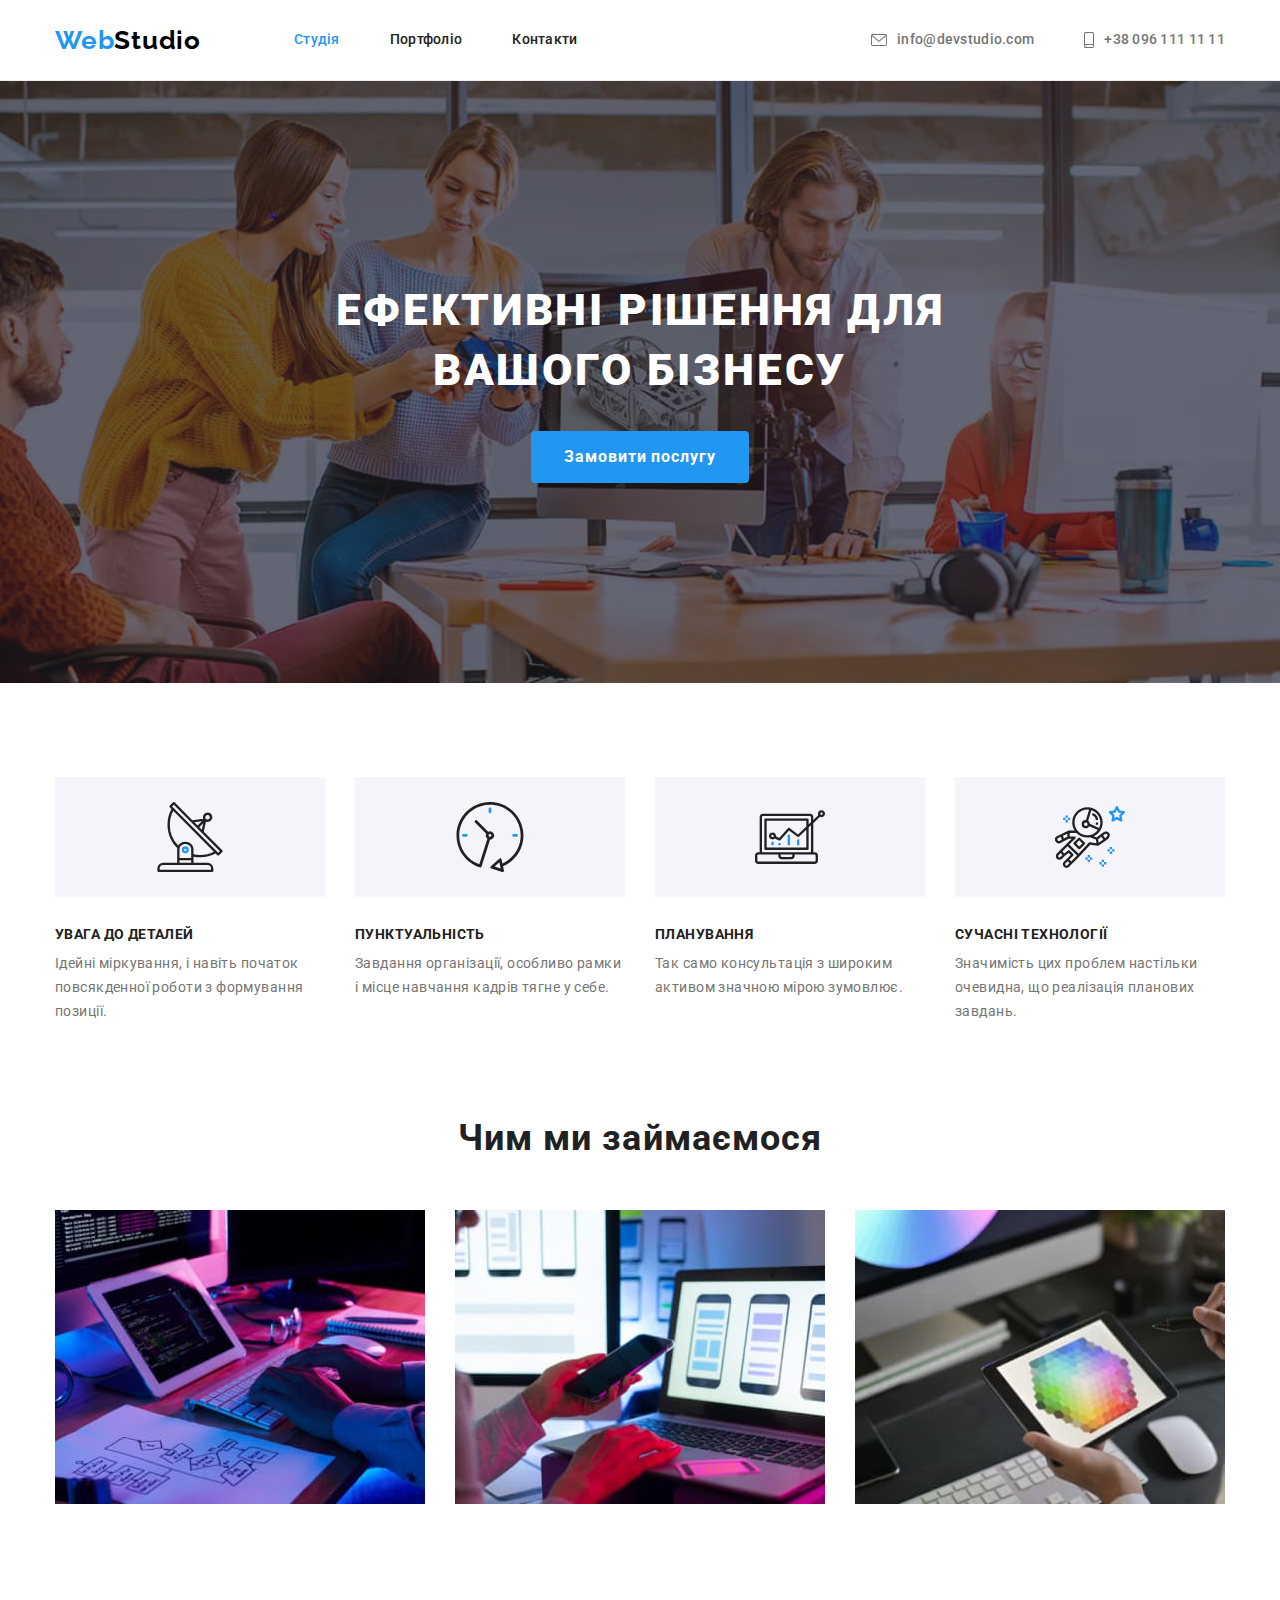
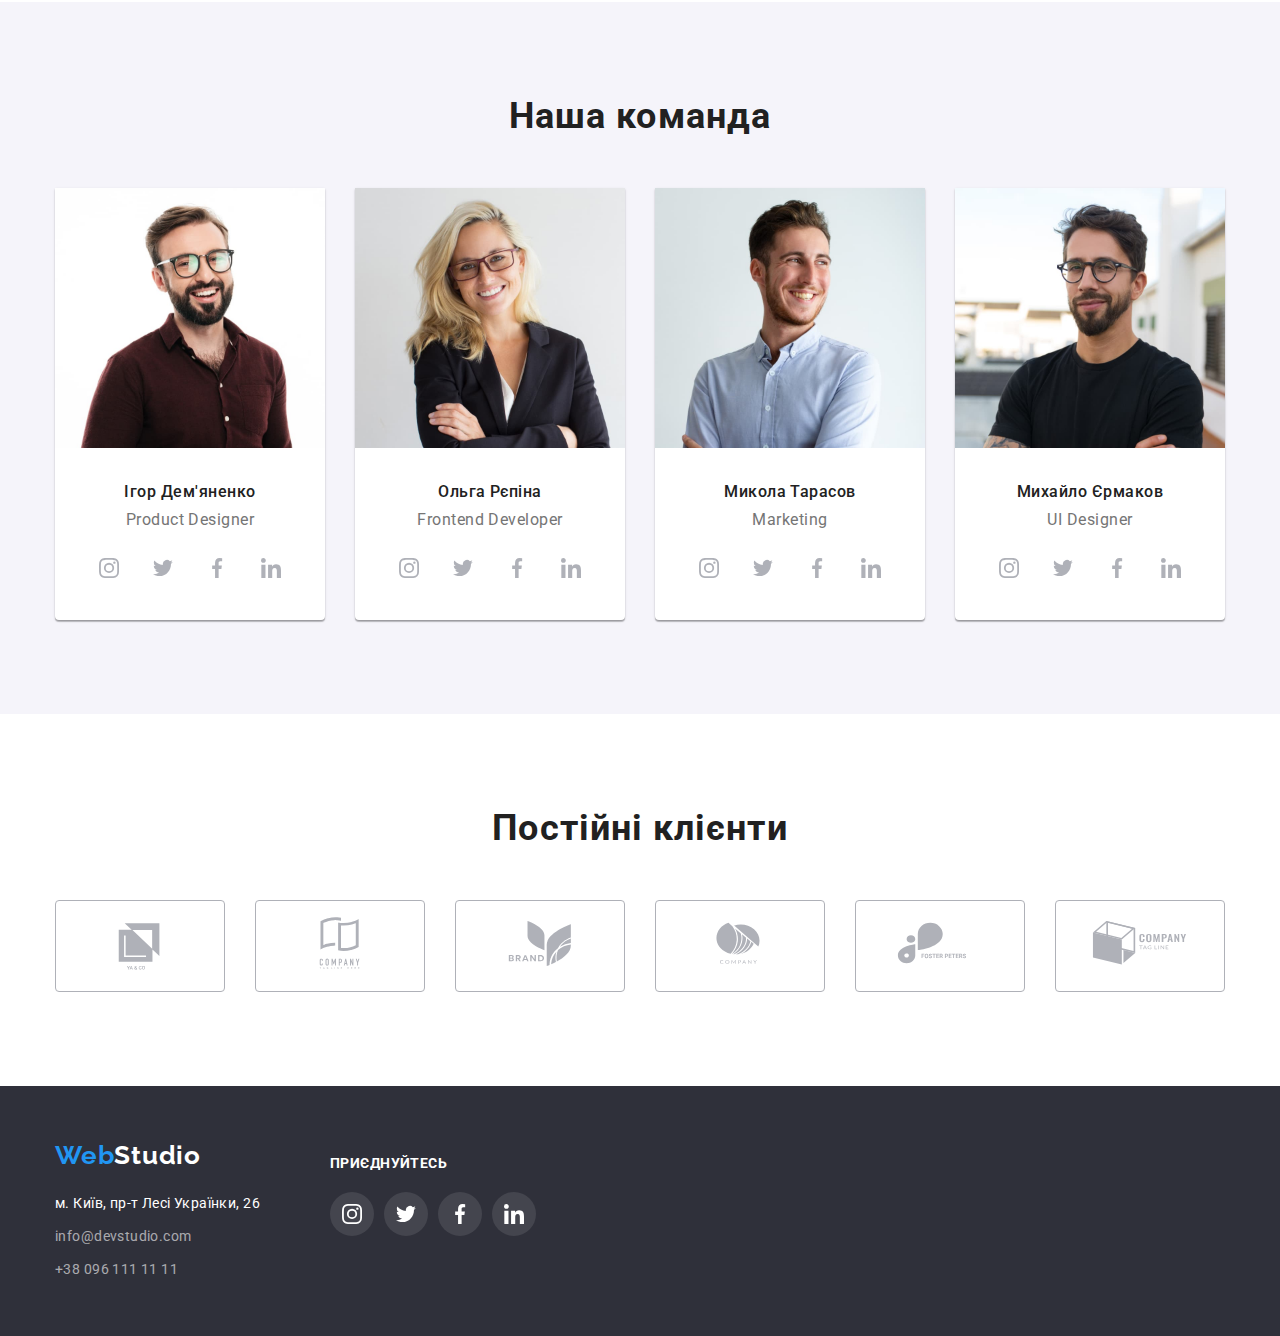
<file: index.html>
<!DOCTYPE html>
<html lang="en">

<head>
  <meta charset="UTF-8">
  <meta http-equiv="X-UA-Compatible" content="IE=edge">
  <meta name="viewport" content="width=device-width, initial-scale=1.0">
  <link rel="preconnect" href="https://fonts.googleapis.com">
  <link rel="preconnect" href="https://fonts.gstatic.com" crossorigin>
  <link href="https://fonts.googleapis.com/css2?family=Raleway:wght@700&family=Roboto:wght@400;500;700;900&display=swap"
    rel="stylesheet">
  <link rel="stylesheet" href="https://cdnjs.cloudflare.com/ajax/libs/modern-normalize/1.1.0/modern-normalize.min.css">
  <link rel="stylesheet" href="css/styles.css">
  <title>Document</title>
  <style>
  </style>
</head>

<body>
  <header class="top">
    <div class="container div-flex">
      <a href="./index.html" class="logo-beginning">Web<span class="logo-continuation">Studio</span></a>
      <nav>
        <ul class="list head-flex">
          <li class="item"><a href="./index.html" class="link current">Студія</a></li>
          <li class="item"><a href="./portfolio.html" class="link">Портфоліо</a></li>
          <li class="item"><a href="" class="link">Контакти</a></li>
        </ul>
      </nav>
      <ul class="list contacts-flex">
        <li class="item"><a href="mailto:info@devstudio.com" class="head-contacts"><svg width="16" height="12"
              class="icon-envelope">
              <use href="./images/icon.svg#icon-envelope"></use>
            </svg>info@devstudio.com</a></li>
        <li class="item">
          <a href="tel:+380961111111" class="head-contacts"><svg width="10" height="16" class="icon-smartphone">
              <use href="./images/icon.svg#icon-smartphone"></use>
            </svg>+38 096 111 11 11</a>
        </li>
      </ul>
    </div>
  </header>
  <main>
    <section class="cap section">
      <div class="container">
        <h1 class="main-name">Ефективні рішення для вашого бізнесу</h1>
        <button type="button" class="order-button">Замовити послугу</button>
      </div>
    </section>
    <section class="section features-section">
      <div class="container">
        <h2 class="secondary-name visually-hidden">Особливості</h2>
        <ul class="list features-flex">
          <li class="item">
            <div class="box"><svg width="70" height="70" class="icon">
                <use href="./images/icon.svg#icon-antenna"></use>
              </svg></div>
            <h3 class="characteristic">УВАГА ДО ДЕТАЛЕЙ</h3>
            <p class="description">Ідейні міркування, і навіть початок повсякденної роботи з формування позиції.</p>
          </li>
          <li class="item">
            <div class="box"><svg width="70" height="70" class="icon">
                <use href="./images/icon.svg#icon-clock"></use>
              </svg></div>
            <h3 class="characteristic">ПУНКТУАЛЬНІСТЬ</h3>
            <p class="description">Завдання організації, особливо рамки і місце навчання кадрів тягне у себе.</p>
          </li>
          <li class="item">
            <div class="box"><svg width="70" height="70" class="icon">
                <use href="./images/icon.svg#icon-diagram"></use>
              </svg></div>
            <h3 class="characteristic">ПЛАНУВАННЯ</h3>
            <p class="description">Так само консультація з широким активом значною мірою зумовлює.</p>
          </li>
          <li class="item">
            <div class="box"><svg width="70" height="70" class="icon">
                <use href="./images/icon.svg#icon-astronaut"></use>
              </svg></div>
            <h3 class="characteristic">СУЧАСНІ ТЕХНОЛОГІЇ</h3>
            <p class="description">Значимість цих проблем настільки очевидна, що реалізація планових завдань.</p>
          </li>
        </ul>
      </div>
    </section>
    <section class="section">
      <div class="container">
        <h2 class="secondary-name">Чим ми займаємося</h2>
        <ul class="list img-flex">
          <li class="item"><img src="./images/box_1.jpg" alt="Computer work" width="370"></li>
          <li class="item"><img src="./images/box_2.jpg" alt="Work on the phone" width="370"></li>
          <li class="item"><img src="./images/box_3.jpg" alt="Work on a tablet" width="370"></li>
        </ul>
      </div>
    </section>
    <section class="hero section">
      <div class="container">
        <h2 class="secondary-name">Наша команда</h2>
        <ul class="list hero-flex">
          <li class="item">
            <img src="./images/Igor.jpg" alt="Photo Product Designer" width="270">
            <h3 class="developer">Ігор Дем'яненко</h3>
            <p class="position">Product Designer</p>
            <ul class="list social-flex">
              <li class="item"><a href="https://www.instagram.com/" target="_blank" aria-label="instagram"
                  class="social"><svg width="20" height="20" class="icon">
                    <use href="./images/icon.svg#icon-instagram"></use>
                  </svg></a></li>
              <li class="item"><a href="https://twitter.com/" target="_blank" aria-label="twitter" class="social"><svg
                    width="20" height="20" class="icon">
                    <use href="./images/icon.svg#icon-twitter"></use>
                  </svg></a></li>
              <li class="item"><a href="https://www.facebook.com/" target="_blank" aria-label="facebook"
                  class="social"><svg width="20" height="20" class="icon">
                    <use href="./images/icon.svg#icon-facebook"></use>
                  </svg></a></li>
              <li class="item"><a href="https://www.linkedin.com/" target="_blank" aria-label="linkedin"
                  class="social"><svg width="20" height="20" class="icon">
                    <use href="./images/icon.svg#icon-linkedin"></use>
                  </svg></a></li>
            </ul>
          </li>
          <li class="item">
            <img src="./images/Olga.jpg" alt="Photo Frontend Developer" width="270">
            <h3 class="developer">Ольга Рєпіна</h3>
            <p class="position">Frontend Developer</p>
            <ul class="list social-flex">
              <li class="item"><a href="https://www.instagram.com/" target="_blank" aria-label="instagram"
                  class="social"><svg width="20" height="20" class="icon">
                    <use href="./images/icon.svg#icon-instagram"></use>
                  </svg></a></li>
              <li class="item"><a href="https://twitter.com/" target="_blank" aria-label="twitter" class="social"><svg
                    width="20" height="20" class="icon">
                    <use href="./images/icon.svg#icon-twitter"></use>
                  </svg></a></li>
              <li class="item"><a href="https://www.facebook.com/" target="_blank" aria-label="facebook"
                  class="social"><svg width="20" height="20" class="icon">
                    <use href="./images/icon.svg#icon-facebook"></use>
                  </svg></a></li>
              <li class="item"><a href="https://www.linkedin.com/" target="_blank" aria-label="linkedin"
                  class="social"><svg width="20" height="20" class="icon">
                    <use href="./images/icon.svg#icon-linkedin"></use>
                  </svg></a></li>
            </ul>
          </li>
          <li class="item">
            <img src="./images/Mykola.jpg" alt="Photo Marketing" width="270">
            <h3 class="developer">Микола Тарасов</h3>
            <p class="position">Marketing</p>
            <ul class="list social-flex">
              <li class="item"><a href="https://www.instagram.com/" target="_blank" aria-label="instagram"
                  class="social"><svg width="20" height="20" class="icon">
                    <use href="./images/icon.svg#icon-instagram"></use>
                  </svg></a></li>
              <li class="item"><a href="https://twitter.com/" target="_blank" aria-label="twitter" class="social"><svg
                    width="20" height="20" class="icon">
                    <use href="./images/icon.svg#icon-twitter"></use>
                  </svg></a></li>
              <li class="item"><a href="https://www.facebook.com/" target="_blank" aria-label="facebook"
                  class="social"><svg width="20" height="20" class="icon">
                    <use href="./images/icon.svg#icon-facebook"></use>
                  </svg></a></li>
              <li class="item"><a href="https://www.linkedin.com/" target="_blank" aria-label="linkedin"
                  class="social"><svg width="20" height="20" class="icon">
                    <use href="./images/icon.svg#icon-linkedin"></use>
                  </svg></a></li>
            </ul>
          </li>
          <li class="item">
            <img src="./images/Mykhailo.jpg" alt="Photo UI Designer" width="270">
            <h3 class="developer">Михайло Єрмаков</h3>
            <p class="position">UI Designer</p>
            <ul class="list social-flex">
              <li class="item"><a href="https://www.instagram.com/" target="_blank" aria-label="instagram"
                  class="social"><svg width="20" height="20" class="icon">
                    <use href="./images/icon.svg#icon-instagram"></use>
                  </svg></a></li>
              <li class="item"><a href="https://twitter.com/" target="_blank" aria-label="twitter" class="social"><svg
                    width="20" height="20" class="icon">
                    <use href="./images/icon.svg#icon-twitter"></use>
                  </svg></a></li>
              <li class="item"><a href="https://www.facebook.com/" target="_blank" aria-label="facebook"
                  class="social"><svg width="20" height="20" class="icon">
                    <use href="./images/icon.svg#icon-facebook"></use>
                  </svg></a></li>
              <li class="item"><a href="https://www.linkedin.com/" target="_blank" aria-label="linkedin"
                  class="social"><svg width="20" height="20" class="icon">
                    <use href="./images/icon.svg#icon-linkedin"></use>
                  </svg></a></li>
            </ul>
          </li>
        </ul>
      </div>
    </section>
    <section class="section">
      <div class="container">
        <h2 class="secondary-name">Постійні клієнти</h2>
        <ul class="list client-flex">
          <li class="item">
            <svg width="106" height="60" class="icon">
              <use href="./images/icon.svg#icon-logo-ya"></use>
            </svg>
          </li>
          <li class="item">
            <div class="client-box"><svg width="106" height="60" class="icon">
                <use href="./images/icon.svg#icon-logo-tagline"></use>
              </svg></div>
          </li>
          <li class="item">
            <div class="client-box"><svg width="106" height="60" class="icon">
                <use href="./images/icon.svg#icon-logo-brand"></use>
              </svg></div>
          </li>
          <li class="item">
            <div class="client-box"><svg width="106" height="60" class="icon">
                <use href="./images/icon.svg#icon-logo-company"></use>
              </svg></div>
          </li>
          <li class="item">
            <div class="client-box"><svg width="106" height="60" class="icon">
                <use href="./images/icon.svg#icon-logo-foster"></use>
              </svg></div>
          </li>
          <li class="item">
            <div class="client-box"><svg width="106" height="60" class="icon">
                <use href="./images/icon.svg#icon-logo-tag"></use>
              </svg></div>
          </li>
        </ul>
      </div>
    </section>
  </main>
  <footer class="bottom">
    <div class="container foot-flex">
      <div>
        <a href="./index.html" class="logo-beginning">Web<span class="logo-continuation logo-foot">Studio</span></a>
        <address class="footer-contacts">
          <ul class="list footer-list">
            <li class="item"><a
                href="https://www.google.com/maps/d/u/0/viewer?mid=10uSM3H-mIU3GznYo2szRIEphczw&hl=en_US&ll=50.42732700000001%2C30.538092&z=17"
                target="_blank" rel="noopener noreferrer" class="location">м. Київ, пр-т Лесі Українки, 26</a></li>
            <li class="item"><a href="mailto:info@devstudio.com" class="foot-email">info@devstudio.com</a></li>
            <li class="item"><a href="tel:+380961111111" class="foot-phone">+38 096 111 11 11</a></li>
          </ul>
        </address>
      </div>
      <section class="section footer-section">
        <h2 class="footer-name">Приєднуйтесь</h2>
        <ul class="list foot-social">
          <li class="item"><a href="https://www.instagram.com/" target="_blank" aria-label="instagram"
              class="social"><svg width="20" height="20" class="icon">
                <use href="./images/icon.svg#icon-instagram"></use>
              </svg></a></li>
          <li class="item"><a href="https://twitter.com/" target="_blank" aria-label="twitter" class="social"><svg
                width="20" height="20" class="icon">
                <use href="./images/icon.svg#icon-twitter"></use>
              </svg></a></li>
          <li class="item"><a href="https://www.facebook.com/" target="_blank" aria-label="facebook" class="social"><svg
                width="20" height="20" class="icon">
                <use href="./images/icon.svg#icon-facebook"></use>
              </svg></a></li>
          <li class="item"><a href="https://www.linkedin.com/" target="_blank" aria-label="linkedin" class="social"><svg
                width="20" height="20" class="icon">
                <use href="./images/icon.svg#icon-linkedin"></use>
              </svg></a></li>
        </ul>
      </section>
    </div>
  </footer>
</body>

</html>
</file>
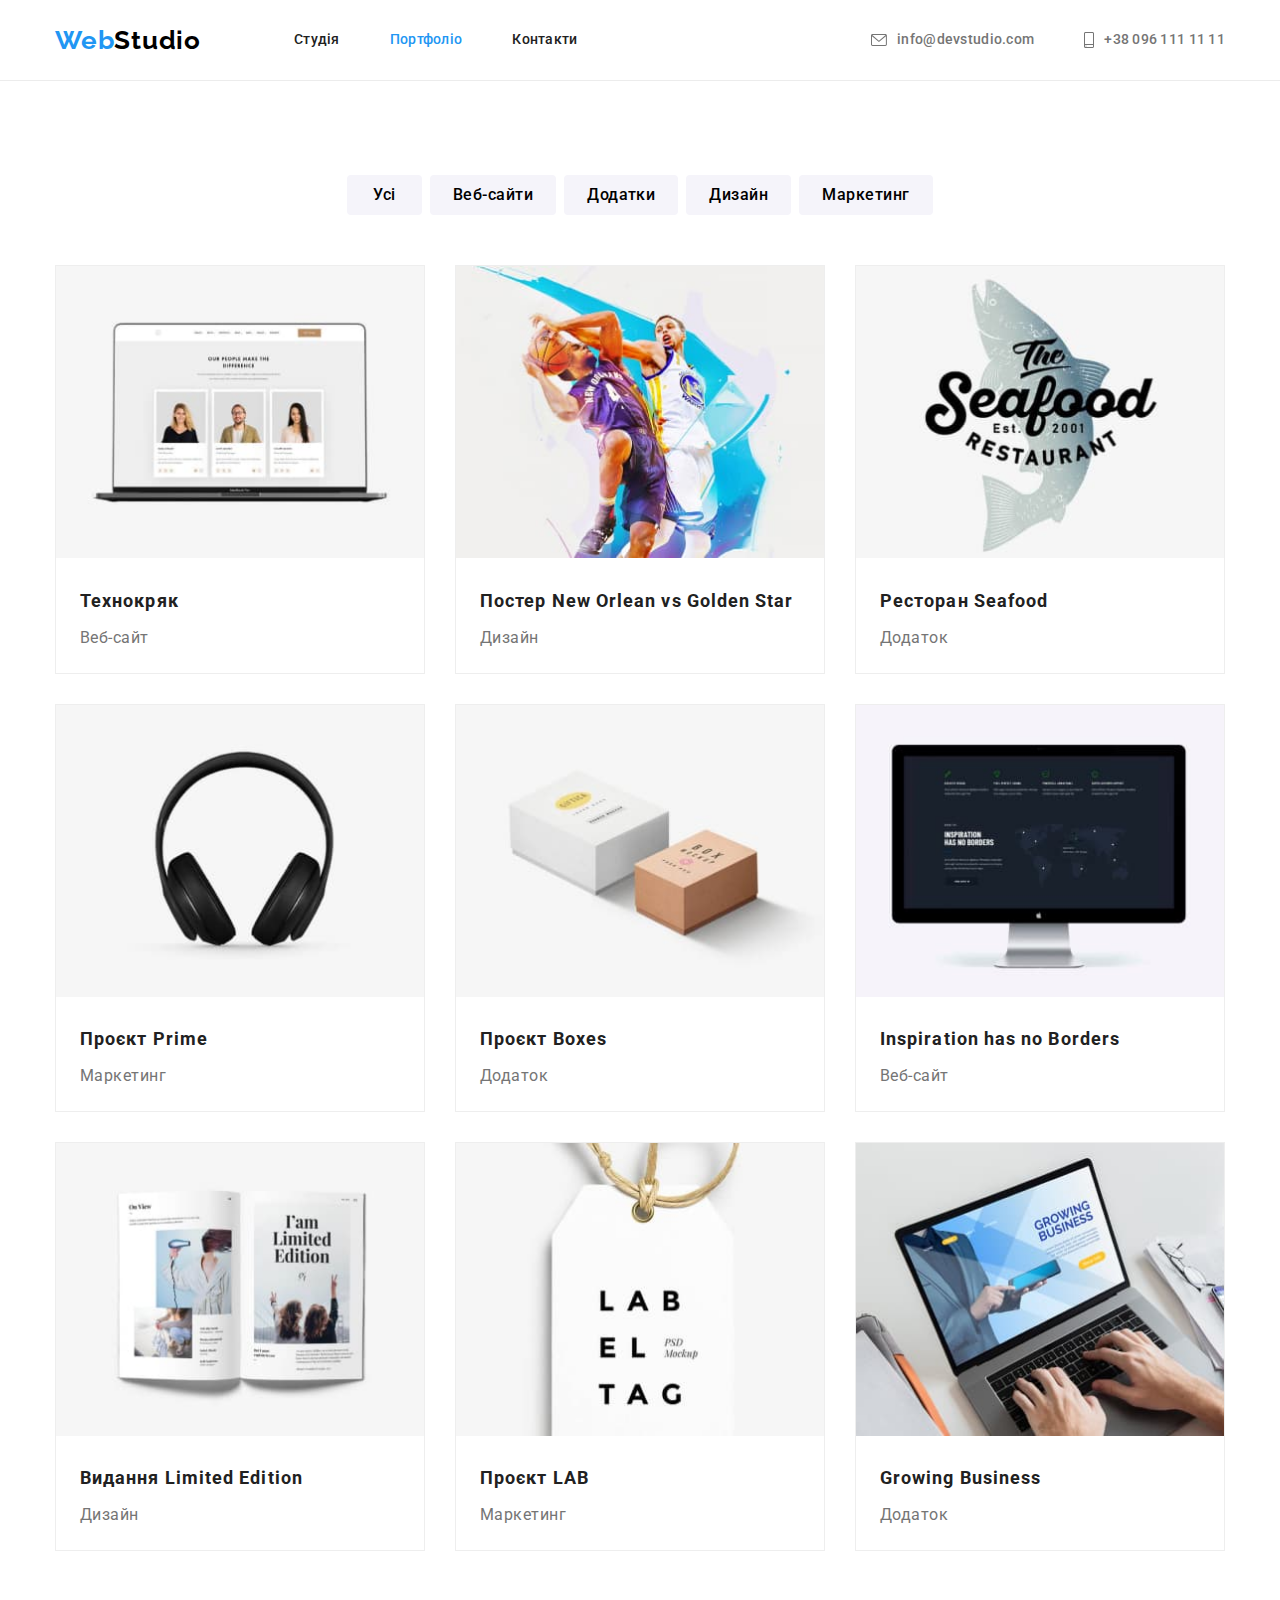
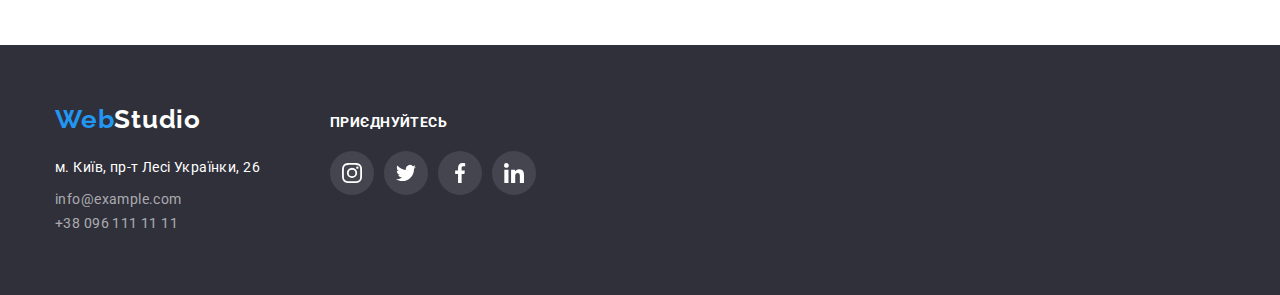
<file: portfolio.html>
<!DOCTYPE html>
<html lang="en">

<head>
    <meta charset="UTF-8">
    <meta http-equiv="X-UA-Compatible" content="IE=edge">
    <meta name="viewport" content="width=device-width, initial-scale=1.0">
    <link rel="preconnect" href="https://fonts.googleapis.com">
    <link rel="preconnect" href="https://fonts.gstatic.com" crossorigin>
    <link
        href="https://fonts.googleapis.com/css2?family=Raleway:wght@700&family=Roboto:wght@400;500;700;900&display=swap"
        rel="stylesheet">
    <link rel="stylesheet"
        href="https://cdnjs.cloudflare.com/ajax/libs/modern-normalize/1.1.0/modern-normalize.min.css">
    <link rel="stylesheet" href="css/styles.css">
    <title>Document</title>
    <style>
    </style>
</head>

<body>
    <header class="top">
        <div class="container div-flex">
            <a href="./index.html" class="logo-beginning">Web<span class="logo-continuation">Studio</span></a>
            <nav>
                <ul class="list head-flex">
                    <li class="item"><a href="./index.html" class="link">Студія</a></li>
                    <li class="item"><a href="./portfolio.html" class="link current">Портфоліо</a></li>
                    <li class="item"><a href="" class="link">Контакти</a></li>
                </ul>
            </nav>
            <ul class="list contacts-flex">
                <li class="item"><a href="mailto:info@devstudio.com" class="head-contacts"><svg width="16" height="12"
                            class="icon-envelope">
                            <use href="./images/icon.svg#icon-envelope"></use>
                        </svg>info@devstudio.com</a></li>
                <li class="item">
                    <a href="tel:+380961111111" class="head-contacts"><svg width="10" height="16"
                            class="icon-smartphone">
                            <use href="./images/icon.svg#icon-smartphone"></use>
                        </svg>+38 096 111 11 11</a>
                </li>
            </ul>
        </div>
    </header>
    <main>
        <section class="section">
            <div class="container">
                <h1 class="name-portfolio visually-hidden">Портфоліо</h1>
                <ul class="list filter-flex">
                    <li class="item"><button type="button" class="filter-button main-button">Усі</button></li>
                    <li class="item"><button type="button" class="filter-button">Веб-сайти</button></li>
                    <li class="item"><button type="button" class="filter-button">Додатки</button></li>
                    <li class="item"><button type="button" class="filter-button">Дизайн</button></li>
                    <li class="item"><button type="button" class="filter-button">Маркетинг</button></li>
                </ul>
                <ul class="list main-flex">
                    <li class="item"><a href="">
                            <img src="./images/portfolio1.jpg" alt="Site image" width="368">
                            <h2 class="project-name">Технокряк</h2>
                            <p class="project-type">Веб-сайт</p>
                        </a>
                    </li>
                    <li class="item"><a href="">
                            <img src="./images/portfolio2.jpg" alt="Basketball game poster" width="368">
                            <h2 class="project-name">Постер New Orlean vs Golden Star</h2>
                            <p class="project-type">Дизайн</p>
                        </a>
                    </li>
                    <li class="item"><a href="">
                            <img src="./images/portfolio3.jpg" alt="Restaurant logo" width="368">
                            <h2 class="project-name">Ресторан Seafood</h2>
                            <p class="project-type">Додаток</p>
                        </a>
                    </li>
                    <li class="item"><a href="">
                            <img src="./images/portfolio4.jpg" alt="Image of headphones" width="368">
                            <h2 class="project-name">Проєкт Prime</h2>
                            <p class="project-type">Маркетинг</p>
                        </a>
                    </li>
                    <li class="item"><a href="">
                            <img src="./images/portfolio5.jpg" alt="Images of boxes" width="368">
                            <h2 class="project-name">Проєкт Boxes</h2>
                            <p class="project-type">Додаток</p>
                        </a>
                    </li>
                    <li class="item"><a href="">
                            <img src="./images/portfolio6.jpg" alt="Site image" width="368">
                            <h2 class="project-name">Inspiration has no Borders</h2>
                            <p class="project-type">Веб-сайт</p>
                        </a>
                    </li>
                    <li class="item"><a href="">
                            <img src="./images/portfolio7.jpg" alt="Book image" width="368">
                            <h2 class="project-name">Видання Limited Edition</h2>
                            <p class="project-type">Дизайн</p>
                        </a>
                    </li>
                    <li class="item"><a href="">
                            <img src="./images/portfolio8.jpg" alt="LAB project" width="368">
                            <h2 class="project-name">Проєкт LAB</h2>
                            <p class="project-type">Маркетинг</p>
                        </a>
                    </li>
                    <li class="item"><a href="">
                            <img src="./images/portfolio9.jpg" alt="Image of a laptop with an app" width="368">
                            <h2 class="project-name">Growing Business</h2>
                            <p class="project-type">Додаток</p>
                        </a>
                    </li>
                </ul>
            </div>
        </section>
    </main>
    <footer class="bottom">
        <div class="container foot-flex">
            <div>
                <a href="./index.html" class="logo-beginning">Web<span
                        class="logo-continuation logo-foot">Studio</span></a>
                <address class="footer-contacts">
                    <ul class="list footer-list">
                        <li class="item"><a
                                href="https://www.google.com/maps/d/u/0/viewer?mid=10uSM3H-mIU3GznYo2szRIEphczw&hl=en_US&ll=50.42732700000001%2C30.538092&z=17"
                                target="_blank" rel="noopener noreferrer" class="location">м. Київ, пр-т Лесі Українки,
                                26</a></li>
                        <li><a href="mailto:info@example.com" class="foot-email">info@example.com</a></li>
                        <li class="item"><a href="tel:+380961111111" class="foot-phone">+38 096 111 11 11</a></li>
                    </ul>
                </address>
            </div>
            <section class="section footer-section">
                <h2 class="footer-name">Приєднуйтесь</h2>
                <ul class="list foot-social">
                    <li class="item"><a href="https://www.instagram.com/" target="_blank" aria-label="instagram"
                            class="social"><svg width="20" height="20" class="icon">
                                <use href="./images/icon.svg#icon-instagram"></use>
                            </svg></a></li>
                    <li class="item"><a href="https://twitter.com/" target="_blank" aria-label="twitter"
                            class="social"><svg width="20" height="20" class="icon">
                                <use href="./images/icon.svg#icon-twitter"></use>
                            </svg></a></li>
                    <li class="item"><a href="https://www.facebook.com/" target="_blank" aria-label="facebook"
                            class="social"><svg width="20" height="20" class="icon">
                                <use href="./images/icon.svg#icon-facebook"></use>
                            </svg></a></li>
                    <li class="item"><a href="https://www.linkedin.com/" target="_blank" aria-label="linkedin"
                            class="social"><svg width="20" height="20" class="icon">
                                <use href="./images/icon.svg#icon-linkedin"></use>
                            </svg></a></li>
                </ul>
            </section>
        </div>
    </footer>
</body>

</html>
</file>
<file: css/styles.css>
:root {
    --primary-text-color: #212121;
    --title-text-color: #757575;
    --button-color: #FFFFFF;
    --accent-color: #2196F3;
    --contact-color: rgba(255, 255, 255, 0.6);
    --filter-color: #F5F4FA;
    --main-background: #2F303A;
    --hero-background: #F5F4FA;
    --icon-color: #AFB1B8;
}

body {
    font-family: "Roboto", sans-serif;
    background: #FFFFFF;
    color: var(--primary-text-color);
}

.list {
    list-style: none;
    margin: 0;
    padding-left: 0;
}

a {
    text-decoration: none;
}

h1,
h2,
h3 {
    margin: 0;
}

p {
    margin: 0;
}

.container {
    width: 1200px;
    padding-left: 15px;
    padding-right: 15px;
    margin: auto;
}

.section {
    padding-top: 94px;
    padding-bottom: 94px;
}


/* header */

.top {
    font-weight: 500;
    font-size: 14px;
    line-height: 1.14;
    letter-spacing: 0.02em;
    border-bottom: 1px solid #ECECEC;
    ;
}

.div-flex {
    display: flex;
    align-items: center;
}

.logo-beginning {
    font-family: 'Raleway';
    font-weight: 700;
    font-size: 26px;
    line-height: 1.19;
    letter-spacing: 0.03em;
    color: var(--accent-color);
}

.logo-continuation {
    font-family: 'Raleway';
    font-weight: 700;
    font-size: 26px;
    line-height: 1.19;
    letter-spacing: 0.03em;
    color: #000000;
    margin-right: 93px;
}

.head-flex {
    display: flex;
}

.head-flex .item {
    margin-right: 50px;
    padding-top: 32px;
    padding-bottom: 32px;
}

.head-flex .item:last-child {
    margin-right: 0px;
}


.link {
    color: var(--primary-text-color);
}

.top .link.current {
    color: var(--accent-color);
}

.link:hover,
.link:focus {
    color: var(--accent-color);
}

.contacts-flex {
    display: flex;
    margin-left: auto;
    align-items: center;
}

.contacts-flex .item {
    margin-right: 50px;
}

.contacts-flex .item:last-child {
    margin-right: 0px;
}

.head-contacts {
    display: flex;
    align-items: center;
    text-align: center;
    color: var(--title-text-color);
}

.head-contacts:hover,
.head-contacts:focus {
    color: var(--accent-color);
}

.icon-envelope {
    margin-right: 10px;
    fill: var(--title-text-color);
}

.icon-smartphone {
    margin-right: 10px;
    fill: var(--title-text-color);
}

.head-contacts:hover .icon-envelope,
.head-contacts:focus .icon-envelope {
    fill: var(--accent-color);
}

.head-contacts:hover .icon-smartphone,
.head-contacts:focus .icon-smartphone {
    fill: var(--accent-color);
}

/* main index */

.cap {
    margin: auto;
    padding: 200px 0px 200px 0px;
    max-width: 1600px;
    background-image: linear-gradient(rgba(47, 48, 58, 0.4), rgba(47, 48, 58, 0.4)), url(../images/background.jpg);
    background-repeat: no-repeat, no-repeat;
    background-size: cover, cover;
    background-position: center, center;
    align-items: center;
    text-align: center;
}

.main-name {
    width: 696px;
    margin-left: auto;
    margin-right: auto;
    padding-bottom: 30px;
    font-weight: 900;
    font-size: 44px;
    line-height: 1.36;
    text-align: center;
    letter-spacing: 0.06em;
    text-transform: uppercase;
    color: var(--button-color);
}

.order-button {
    display: inline-block;
    font-weight: 700;
    font-size: 16px;
    line-height: 1.87;
    align-items: center;
    text-align: center;
    letter-spacing: 0.06em;
    color: var(--button-color);
    cursor: pointer;
    background-color: var(--accent-color);
    border-radius: 4px;
    padding: 10px 32px;
    border: 1px solid transparent;
}

.order-button:hover,
.order-button:focus {
    background: #188CE8;
}

.secondary-name {
    padding-bottom: 50px;
    font-weight: 700;
    font-size: 36px;
    line-height: 1.16;
    text-align: center;
    letter-spacing: 0.03em;
}

.features-flex {
    display: flex;
}

.features-section {
    padding-bottom: 0;
}

.features-flex .item {
    width: calc((100% - 30px * 3)/4);
    margin-right: 30px;
}

.box {
    display: flex;
    justify-content: center;
    align-items: center;
    margin-bottom: 30px;
    height: 120px;
    background-color: var(--hero-background);
}

.features-flex .item:last-child {
    margin-right: 0;
}

.characteristic {
    margin-bottom: 10px;
    font-weight: 700;
    font-size: 14px;
    line-height: 1.14;
    letter-spacing: 0.03em;
    text-transform: uppercase;
}

.description {
    font-size: 14px;
    line-height: 1.71;
    letter-spacing: 0.03em;
    color: var(--title-text-color);
}

.img-flex {
    display: flex;
}

.img-flex .item {
    width: calc((100% - 30px * 2)/3);
    margin-right: 30px;
}

.img-flex .item:last-child {
    margin-right: 0;
}

.hero {
    background-color: var(--hero-background);
}

.hero-flex {
    display: flex;
}

.hero-flex .item {
    width: calc((100% - 30px * 3)/4);
    margin-right: 30px;
    background-color: var(--button-color);
    box-shadow: 0px 1px 3px rgba(0, 0, 0, 0.12), 0px 1px 1px rgba(0, 0, 0, 0.14), 0px 2px 1px rgba(0, 0, 0, 0.2);
    border-radius: 0px 0px 4px 4px;
}

.hero-flex .item:last-child {
    margin-right: 0;
}

.developer {
    padding-top: 30px;
    padding-bottom: 10px;
    font-weight: 500;
    font-size: 16px;
    line-height: 1.18;
    text-align: center;
    letter-spacing: 0.03em;
}

.position {
    margin-bottom: 16px;
    font-size: 16px;
    line-height: 1.18;
    text-align: center;
    letter-spacing: 0.03em;
    color: var(--title-text-color);
}

.social-flex {
    display: flex;
    justify-content: center;
}

.social-flex .item {
    display: flex;
    width: 44px;
    height: 44px;
    margin-right: 10px;
    margin-bottom: 30px;
    justify-content: center;
    align-items: center;
    background-color: var(--button-color);
    border-radius: 50%;
    box-shadow: none;
}

.social-flex .item:last-child {
    margin-right: 0;
}


.social-flex .item:hover,
.social-flex .item:focus {
    cursor: pointer;
    background-color: var(--accent-color);
}

.social-flex .item:hover .icon,
.social-flex .item:focus .icon {
    fill: var(--button-color)
}

.social .icon {
    display: flex;
}

.client-flex {
    display: flex;
}

.client-flex .item {
    display: flex;
    height: 92px;
    width: calc((100% - 30px * 5)/6);
    margin-right: 30px;
    justify-content: center;
    align-items: center;
    border: 1px solid #AFB1B8;
    border-radius: 4px;
}

.client-flex .item:last-child {
    margin-right: 0;
}

.client-flex .item:hover,
.client-flex .item:focus {
    cursor: pointer;
    border: 1px solid var(--accent-color);
}

.client-flex .item:hover .icon,
.client-flex .item:focus .icon {
    fill: var(--accent-color)
}

.icon {
    fill: var(--icon-color);
}

/* main portfolio */

.name-portfolio {
    padding-bottom: 30px;
    font-weight: 900;
    font-size: 44px;
    line-height: 1.36;
    text-align: center;
    letter-spacing: 0.06em;
    text-transform: uppercase;
    color: var(--primary-text-color);
}

.filter-flex {
    display: flex;
    justify-content: center
}

.filter-flex .item {
    margin-right: 8px;
    margin-bottom: 50px;
}

.filter-flex .item:last-child {
    margin-right: 0;
}


.filter-button {
    font-weight: 500;
    font-size: 16px;
    line-height: 1.62;
    text-align: center;
    letter-spacing: 0.03em;
    cursor: pointer;
    background-color: var(--filter-color);
    border-radius: 4px;
    padding: 6px 22px;
    border: 1px solid transparent;
}

.filter-button:hover,
.filter-button:focus {
    color: var(--button-color);
    background-color: var(--accent-color);
    box-shadow: 0px 3px 1px rgba(0, 0, 0, 0.1), 0px 1px 2px rgba(0, 0, 0, 0.08), 0px 2px 2px rgba(0, 0, 0, 0.12);
}

.main-button {
    border-radius: 4px;
    padding: 6px 25px;
    border: 1px solid transparent;
}

.main-flex {
    display: flex;
    flex-wrap: wrap;
}

.main-flex .item {
    width: calc((100% - 30px * 2)/3);
    margin-right: 30px;
    margin-bottom: 30px;
    background: var(--button-color);
    border: 1px solid #EEEEEE;
}

.main-flex .item:hover,
.main-flex .item:focus {
    box-shadow: 0px 1px 1px rgba(0, 0, 0, 0.12), 0px 4px 4px rgba(0, 0, 0, 0.06), 1px 4px 6px rgba(0, 0, 0, 0.16);
}

.main-flex .item:nth-child(3n) {
    margin-right: 0;
}

.main-flex .item:nth-child(7n) {
    margin-bottom: 0;
}

.main-flex .item:nth-child(8n) {
    margin-bottom: 0;
}

.main-flex .item:nth-child(9n) {
    margin-bottom: 0;
}

.project-name {
    padding-top: 20px;
    padding-bottom: 4px;
    padding-left: 24px;
    font-weight: 700;
    font-size: 18px;
    line-height: 2;
    letter-spacing: 0.06em;
    color: var(--primary-text-color);
}

.project-type {
    padding-bottom: 20px;
    padding-left: 24px;
    font-size: 16px;
    line-height: 1.87;
    letter-spacing: 0.03em;
    color: var(--title-text-color);
}

/* footer */

.bottom {
    font-size: 14px;
    line-height: 1.71;
    letter-spacing: 0.03em;
    background-color: var(--main-background);
}

.logo-foot {
    color: var(--button-color);
}

.foot-flex {
    display: flex;
    align-items: center;
}

.footer-list .item {
    margin-bottom: 9px;
}

.footer-list .item:last-child {
    margin-bottom: 0px;
}

.footer-contacts {
    font-style: normal;
    margin-top: 20px;
    padding-right: 70px;
}

.location {
    color: var(--button-color);
}


.location:hover,
.location:focus {
    color: var(--accent-color);
}

.foot-email {
    color: var(--contact-color);
}

.foot-email:hover,
.foot-email:focus {
    color: var(--accent-color);
}

.foot-phone {
    color: var(--contact-color);
}

.foot-phone:hover,
.foot-phone:focus {
    color: var(--accent-color);
}

.footer-section {
    padding-top: 70px;
    padding-bottom: 100px;
}

.footer-name {
    font-weight: 700;
    font-size: 14px;
    line-height: 1.14;
    letter-spacing: 0.03em;
    text-transform: uppercase;
    color: var(--button-color);
}

.foot-social {
    display: flex;
    justify-content: center;
}

.foot-social .item {
    display: flex;
    width: 44px;
    height: 44px;
    margin-top: 20px;
    margin-right: 10px;
    justify-content: center;
    fill: var(--button-color);
    align-items: center;
    background: rgba(255, 255, 255, 0.1);
    border-radius: 50%;
}

.foot-social .item:last-child {
    margin-right: 0;
}

.foot-social .item:hover,
.foot-social .item:focus {
    cursor: pointer;
    background-color: var(--accent-color);
}

.foot-social .item .icon {
    fill: var(--button-color)
}

.social .icon {
    display: flex;
}

/* приховано */

.visually-hidden {
    position: absolute;
    white-space: nowrap;
    width: 1px;
    height: 1px;
    overflow: hidden;
    border: 0;
    padding: 0;
    clip: rect(0 0 0 0);
    clip-path: inset(50%);
    margin: -1px;
}
</file>
